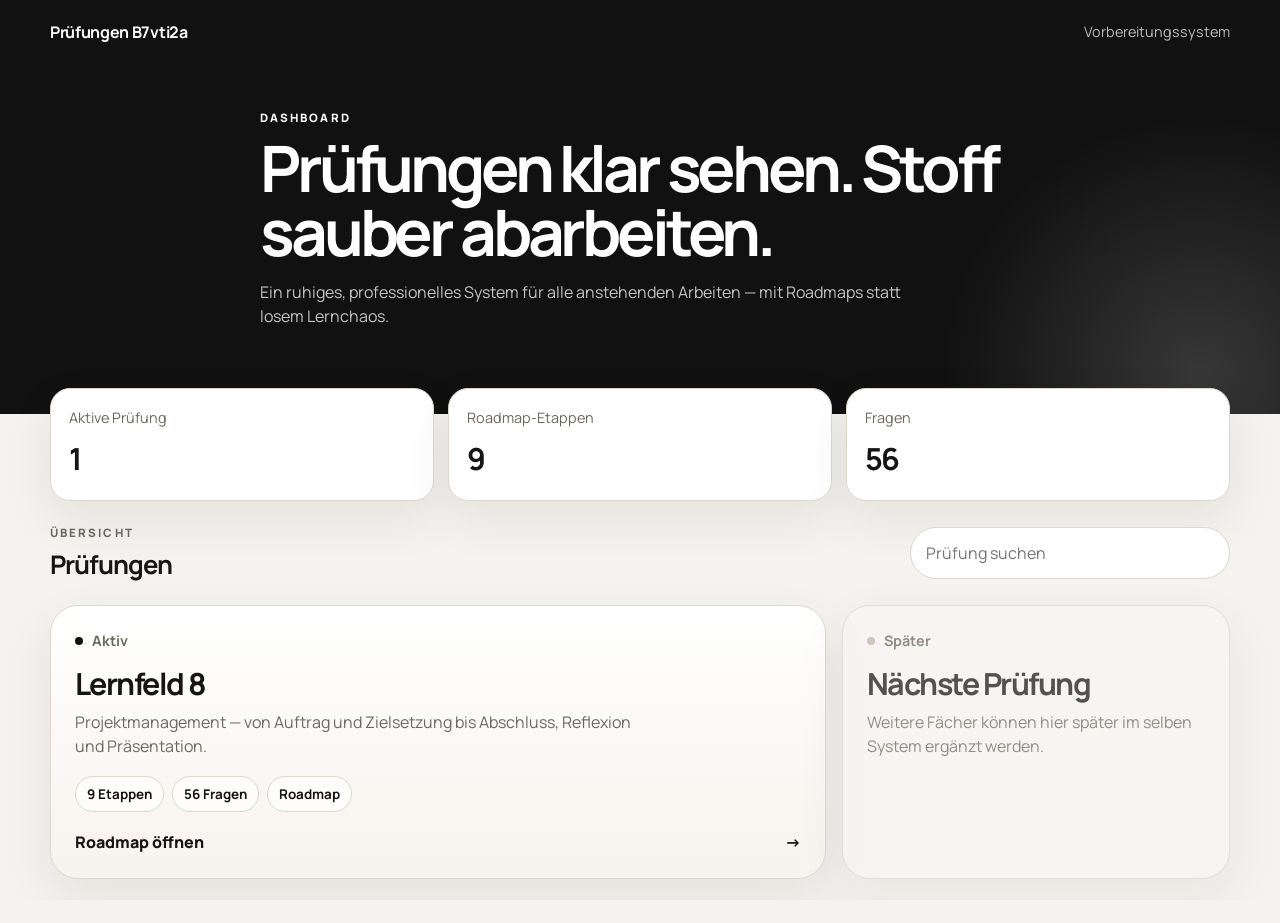
<file: index.html>
<!DOCTYPE html>
<html lang="de">
<head>
  <meta charset="UTF-8" />
  <meta name="viewport" content="width=device-width, initial-scale=1.0" />
  <title>Prüfungen B7vti2a</title>
  <link rel="preconnect" href="https://fonts.googleapis.com">
  <link rel="preconnect" href="https://fonts.gstatic.com" crossorigin>
  <link href="https://fonts.googleapis.com/css2?family=Manrope:wght@400;500;600;700;800&display=swap" rel="stylesheet">
  <link rel="stylesheet" href="assets/css/style.css" />
</head>
<body>
  <header class="home-hero">
    <nav class="nav shell-nav container">
      <strong>Prüfungen B7vti2a</strong>
      <span>Vorbereitungssystem</span>
    </nav>

    <section class="container home-copy">
      <p class="eyebrow">Dashboard</p>
      <h1>Prüfungen klar sehen. Stoff sauber abarbeiten.</h1>
      <p>Ein ruhiges, professionelles System für alle anstehenden Arbeiten — mit Roadmaps statt losem Lernchaos.</p>
    </section>
  </header>

  <main class="container home-main">
    <section class="metrics-grid">
      <article class="metric-card"><span>Aktive Prüfung</span><strong>1</strong></article>
      <article class="metric-card"><span>Roadmap-Etappen</span><strong>9</strong></article>
      <article class="metric-card"><span>Fragen</span><strong>56</strong></article>
    </section>

    <section class="section-head refined-head">
      <div>
        <p class="eyebrow muted-eye">Übersicht</p>
        <h2>Prüfungen</h2>
      </div>
      <input id="searchInput" class="search" type="search" placeholder="Prüfung suchen" />
    </section>

    <section class="exam-grid" id="workGrid">
      <a class="exam-card primary-exam" href="lf8.html">
        <div class="exam-topline">
          <span class="status-dot"></span>
          <span>Aktiv</span>
        </div>
        <h3>Lernfeld 8</h3>
        <p>Projektmanagement — von Auftrag und Zielsetzung bis Abschluss, Reflexion und Präsentation.</p>
        <div class="exam-meta">
          <span>9 Etappen</span>
          <span>56 Fragen</span>
          <span>Roadmap</span>
        </div>
        <div class="exam-cta">Roadmap öffnen <span>→</span></div>
      </a>

      <article class="exam-card muted-card disabled">
        <div class="exam-topline subtle"><span class="status-dot"></span><span>Später</span></div>
        <h3>Nächste Prüfung</h3>
        <p>Weitere Fächer können hier später im selben System ergänzt werden.</p>
      </article>
    </section>
  </main>

  <script src="assets/js/main.js"></script>
</body>
</html>
</file>
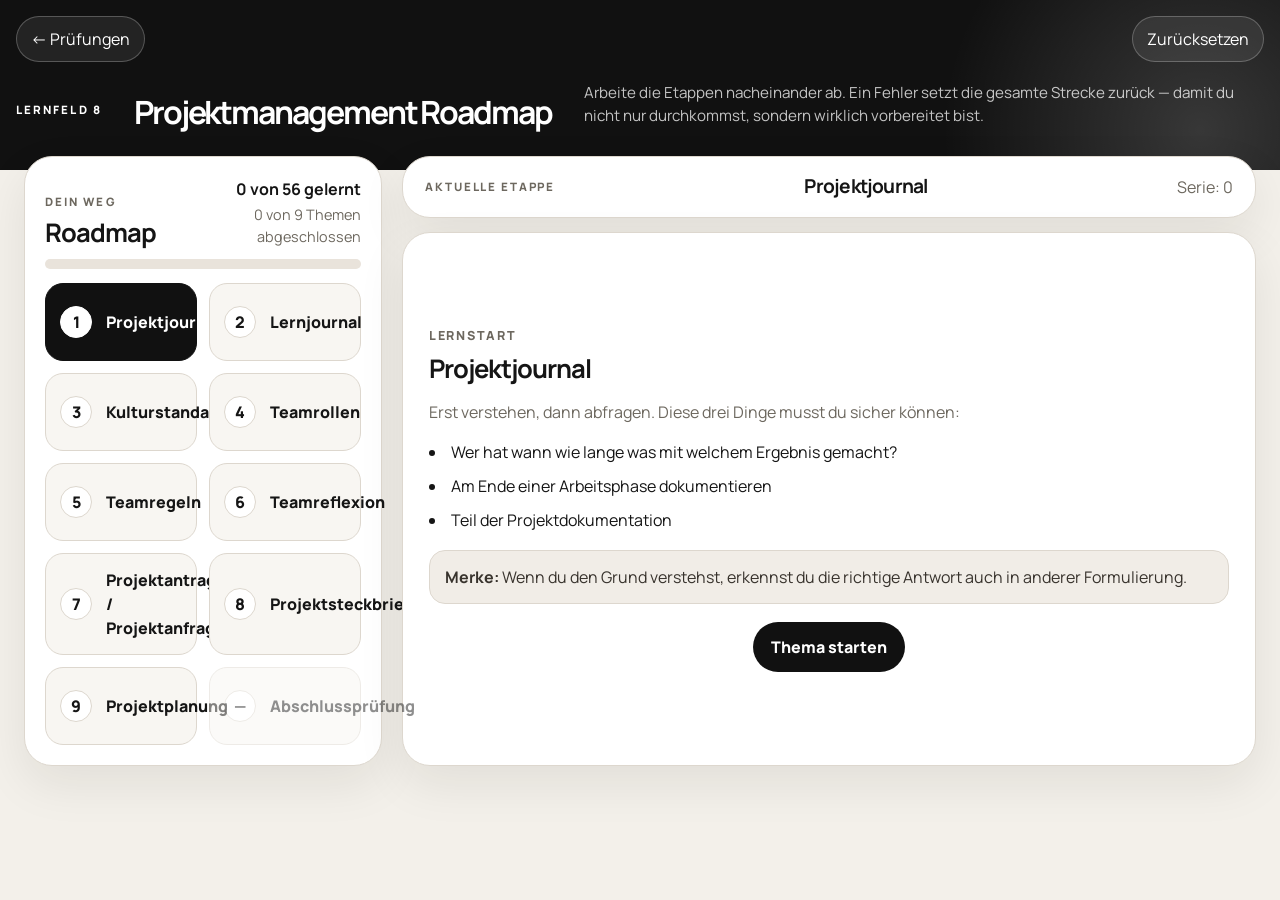
<file: lf8.html>
<!DOCTYPE html>
<html lang="de">
<head>
  <meta charset="UTF-8" />
  <meta name="viewport" content="width=device-width, initial-scale=1.0" />
  <title>LF8 Roadmap</title>
  <link rel="preconnect" href="https://fonts.googleapis.com">
  <link rel="preconnect" href="https://fonts.gstatic.com" crossorigin>
  <link href="https://fonts.googleapis.com/css2?family=Manrope:wght@400;500;600;700;800&display=swap" rel="stylesheet">
  <link rel="stylesheet" href="assets/css/style.css" />
</head>
<body class="quiz-page">
  <header class="roadmap-hero">
    <nav class="nav shell-nav container">
      <a href="index.html" class="text-link">← Prüfungen</a>
      <button id="resetBtn" class="ghost-btn">Zurücksetzen</button>
    </nav>

    <section class="container roadmap-copy">
      <p class="eyebrow">Lernfeld 8</p>
      <h1>Projektmanagement Roadmap</h1>
      <p>Arbeite die Etappen nacheinander ab. Ein Fehler setzt die gesamte Strecke zurück — damit du nicht nur durchkommst, sondern wirklich vorbereitet bist.</p>
    </section>
  </header>

  <main class="container roadmap-page">
    <section class="panel journey-panel">
      <div class="journey-head">
        <div>
          <p class="eyebrow muted-eye">Dein Weg</p>
          <h2>Roadmap</h2>
        </div>
        <div class="journey-progress">
          <strong id="progressText">0 von 56 richtig</strong>
          <span id="stageText">0 von 9 Themen abgeschlossen</span>
        </div>
      </div>
      <div class="progress-bar"><div id="progressFill"></div></div>
      <div id="topicList" class="topic-list roadmap-track"></div>
    </section>

    <section class="quiz-grid">
      <article class="panel focus-panel">
        <span class="label">Aktuelle Etappe</span>
        <h2 id="topicTitle">Projektstart</h2>
        <p id="streakText">Serie: 0</p>
      </article>

      <article class="panel quiz-card">
        <div id="questionBox"></div>
      </article>
    </section>
  </main>

  <script src="assets/js/questions.js"></script>
  <script src="assets/js/quiz.js"></script>
</body>
</html>
</file>
<file: assets/css/style.css>
﻿*{box-sizing:border-box;margin:0;padding:0}
:root{
  --bg:#f5f3ef;
  --surface:#ffffff;
  --surface-soft:#f8f6f2;
  --ink:#151515;
  --muted:#6d685f;
  --line:#ddd7ce;
  --line-strong:#c9c1b7;
  --success:#1f7a4d;
  --danger:#b64040;
  --shadow:0 18px 48px rgba(24,20,16,.08);
  --radius-lg:28px;
  --radius-md:20px;
}
html,body{max-width:100%;overflow-x:hidden}
body{font-family:'Manrope',system-ui,sans-serif;background:var(--bg);color:var(--ink);line-height:1.5}
a{color:inherit;text-decoration:none}
.container{width:calc(100% - 32px);max-width:1180px;margin:0 auto}
.nav{display:flex;justify-content:space-between;align-items:center;gap:12px;position:relative;z-index:2}
.shell-nav{padding-top:20px}
.shell-nav strong{font-size:1rem;letter-spacing:-.02em}
.shell-nav span{font-size:.9rem;opacity:.72}
.eyebrow{font-size:.72rem;line-height:1;text-transform:uppercase;letter-spacing:.18em;font-weight:800;margin-bottom:12px}
.muted-eye{color:var(--muted)}
h1{font-size:clamp(2rem,5vw,4rem);line-height:1;letter-spacing:-.065em}
h2{font-size:clamp(1.2rem,2vw,1.8rem);line-height:1.1;letter-spacing:-.04em}
.home-hero,.roadmap-hero{position:relative;background:#111;color:#fff;overflow:hidden}
.home-hero:before,.roadmap-hero:before{content:"";position:absolute;right:-180px;bottom:-220px;width:520px;height:520px;border-radius:50%;background:radial-gradient(circle,rgba(255,255,255,.16),transparent 70%);pointer-events:none}
.home-hero{padding-bottom:86px}
.home-copy{position:relative;z-index:1;max-width:760px;padding-top:68px}
.home-copy p:last-child,.roadmap-copy p:last-child{max-width:680px;color:rgba(255,255,255,.75);margin-top:16px}
.home-main{display:grid;gap:26px;margin-top:-26px;padding-bottom:44px;position:relative;z-index:1}
.metrics-grid{display:grid;grid-template-columns:repeat(3,1fr);gap:14px}
.metric-card,.panel,.exam-card{background:var(--surface);border:1px solid var(--line);box-shadow:var(--shadow)}
.metric-card{padding:18px;border-radius:var(--radius-md);display:grid;gap:8px}
.metric-card span{font-size:.9rem;color:var(--muted)}
.metric-card strong{font-size:1.9rem;letter-spacing:-.05em}
.section-head{display:flex;justify-content:space-between;align-items:end;gap:16px}
.search{width:min(320px,100%);padding:13px 15px;border:1px solid var(--line);border-radius:999px;background:#fff;font:inherit;outline:none}
.search:focus{border-color:var(--line-strong);box-shadow:0 0 0 4px rgba(0,0,0,.05)}
.exam-grid{display:grid;grid-template-columns:minmax(0,1.4fr) minmax(260px,.7fr);gap:16px}
.exam-card{min-width:0;border-radius:var(--radius-lg);padding:24px;display:flex;flex-direction:column;min-height:250px}
.primary-exam{background:linear-gradient(180deg,#fff,#f7f3ed)}
.exam-topline{display:flex;align-items:center;gap:9px;color:var(--muted);font-size:.9rem;font-weight:700}
.status-dot{width:8px;height:8px;border-radius:50%;background:#111}
.subtle .status-dot{background:#bdb5ab}
.exam-card h3{font-size:1.9rem;line-height:1;margin:18px 0 10px;letter-spacing:-.05em}
.exam-card p{color:var(--muted);max-width:560px}
.exam-meta{display:flex;gap:8px;flex-wrap:wrap;margin-top:18px}
.exam-meta span{padding:7px 11px;border:1px solid var(--line);border-radius:999px;font-size:.84rem;font-weight:700;background:rgba(255,255,255,.75)}
.exam-cta{margin-top:auto;padding-top:18px;display:flex;justify-content:space-between;align-items:center;font-weight:800}
.muted-card{background:var(--surface-soft)}
.disabled{opacity:.72}
.roadmap-hero{padding-bottom:56px}
.text-link,.ghost-btn{display:inline-flex;align-items:center;justify-content:center;min-height:42px;padding:10px 14px;border-radius:999px;border:1px solid rgba(255,255,255,.24);background:rgba(255,255,255,.08);color:#fff;font:inherit;position:relative;z-index:2}
.ghost-btn{cursor:pointer}
.roadmap-copy{position:relative;z-index:1;max-width:820px;padding-top:42px}
.roadmap-page{display:grid;gap:18px;margin-top:-18px;padding-bottom:40px;position:relative;z-index:1}
.panel{border-radius:var(--radius-lg)}
.journey-panel{padding:24px}
.journey-head{display:flex;justify-content:space-between;align-items:end;gap:16px;margin-bottom:16px}
.journey-progress{display:grid;gap:3px;text-align:right}
.journey-progress span{font-size:.9rem;color:var(--muted)}
.progress-bar{height:10px;background:#e9e3db;border-radius:999px;overflow:hidden;margin-bottom:18px}
#progressFill{height:100%;width:0;background:#111;transition:.25s ease}
.roadmap-track{display:grid;grid-template-columns:repeat(4,minmax(0,1fr));gap:10px}
.topic-btn{min-width:0;border:1px solid var(--line);background:var(--surface-soft);border-radius:18px;padding:16px;display:grid;gap:12px;text-align:left;color:var(--ink);font:inherit;font-weight:800;cursor:pointer;min-height:108px}
.topic-btn span:first-child{display:grid;place-items:center;width:34px;height:34px;border-radius:50%;border:1px solid var(--line);background:#fff}
.topic-btn.active{background:#111;color:#fff;border-color:#111}
.topic-btn.active span:first-child{background:#fff;color:#111;border-color:#fff}
.topic-btn.done{background:#edf6f0;border-color:#b8d8c5}
.topic-btn.done span:first-child{background:var(--success);color:#fff;border-color:var(--success)}
.topic-btn.locked{opacity:.48;cursor:not-allowed}
.quiz-grid{display:grid;grid-template-columns:280px minmax(0,1fr);gap:18px}
.focus-panel{padding:22px;display:grid;align-content:start;gap:10px}
.label{font-size:.72rem;text-transform:uppercase;letter-spacing:.16em;font-weight:800;color:var(--muted)}
.focus-panel p{color:var(--muted)}
.quiz-card{padding:24px;min-width:0}
.question-kicker{font-size:.78rem;color:var(--muted);font-weight:800;text-transform:uppercase;letter-spacing:.14em}
.quiz-card h2{font-size:clamp(1.2rem,2vw,1.75rem);margin:10px 0 16px}
.study-intro{color:var(--muted);margin-bottom:16px}
.study-list{display:grid;gap:10px;margin:0 0 18px 18px}
.study-list li{padding-left:4px}
.memory-box{padding:14px 15px;border-radius:16px;background:#f1ede7;border:1px solid var(--line);color:#38332d}
.options{display:grid;gap:10px}
.option{width:100%;border:1px solid var(--line);background:var(--surface-soft);border-radius:16px;padding:16px;text-align:left;font:inherit;cursor:pointer}
.option.correct{background:#edf6f0;border-color:#acd0bc}
.option.wrong{background:#f9ecec;border-color:#ddb0b0}
.explanation{display:grid;gap:8px;margin-top:16px;padding:16px;border-radius:16px;border:1px solid var(--line)}
.explanation.good{background:#edf6f0;border-color:#b8d8c5}
.explanation.bad{background:#f9ecec;border-color:#ddb0b0}
.mobile-quiz-head{display:none}
.mini-link{border:none;background:none;color:var(--muted);font:inherit;font-weight:800;padding:0;cursor:pointer}
.center-card{text-align:center;padding:8px 0}
.center-card p{color:var(--muted)}
.restart-note{margin-top:10px}
.actions{display:flex;justify-content:center;margin-top:18px}
.primary-btn{border:none;border-radius:999px;background:#111;color:#fff;padding:13px 18px;font:inherit;font-weight:800;cursor:pointer}
.danger-btn{background:var(--danger)}
.hide{display:none!important}
@media (max-width:900px){
  .exam-grid,.quiz-grid{grid-template-columns:1fr}
  .focus-panel{order:1}
  .quiz-card{order:2}
  .roadmap-track{grid-template-columns:repeat(2,minmax(0,1fr))}
}
@media (min-width:901px){
  html,body{height:100%;overflow:hidden}
  .roadmap-hero{height:220px;padding-bottom:0}
  .roadmap-copy{padding-top:28px}
  .roadmap-page{
    height:calc(100vh - 220px);
    grid-template-rows:auto minmax(0,1fr);
    padding-bottom:16px;
  }
  .journey-panel{padding:18px 20px}
  .journey-head{margin-bottom:12px}
  .progress-bar{margin-bottom:14px}
  .topic-btn{min-height:92px;padding:14px}
  .quiz-grid{min-height:0}
  .focus-panel,.quiz-card{min-height:0}
  .quiz-card{display:flex;align-items:center}
  #questionBox{width:100%;max-width:760px;margin:0 auto}
}
@media (max-width:700px){
  .container{width:calc(100% - 20px)}
  .shell-nav{padding-top:14px}
  .shell-nav span{display:none}
  .home-hero{padding-bottom:58px}
  .home-copy{padding-top:36px}
  .home-copy h1,.roadmap-copy h1{font-size:1.9rem}
  .home-copy p:last-child,.roadmap-copy p:last-child{font-size:.95rem;line-height:1.55}
  .home-main{margin-top:-14px;gap:16px;padding-bottom:22px}
  .metrics-grid{grid-template-columns:1fr;gap:10px}
  .metric-card{padding:15px;border-radius:16px}
  .metric-card strong{font-size:1.55rem}
  .section-head{display:grid;align-items:stretch;gap:12px}
  .search{width:100%}
  .exam-grid{gap:10px}
  .exam-card{padding:16px;border-radius:18px;min-height:0}
  .exam-card h3{font-size:1.35rem;margin:14px 0 8px}
  .exam-card p{font-size:.94rem}
  .exam-meta{margin-top:14px}
  .exam-cta{padding-top:16px}
  .roadmap-hero{padding-bottom:34px}
  .roadmap-copy{padding-top:24px}
  .roadmap-page{margin-top:-8px;gap:10px;padding-bottom:20px}
  .journey-panel,.focus-panel,.quiz-card{padding:15px;border-radius:18px}
  .journey-head{display:grid;gap:10px;margin-bottom:12px}
  .journey-progress{text-align:left}
  .progress-bar{margin-bottom:14px}
  .roadmap-track{grid-template-columns:1fr;overflow:visible;gap:8px;position:relative}
  .roadmap-track:before{content:"";position:absolute;left:16px;top:16px;bottom:16px;width:2px;background:var(--line)}
  .topic-btn{grid-template-columns:34px 1fr;align-items:center;gap:10px;padding:12px;position:relative;z-index:1}
  .topic-btn span:last-child{font-size:.95rem}
  .focus-panel{display:flex;justify-content:space-between;align-items:center;gap:12px}
  .focus-panel h2{font-size:1rem}
  .focus-panel p{font-size:.88rem;white-space:nowrap}
  .quiz-card h2{font-size:1.12rem;line-height:1.28}
  .option{min-height:52px;padding:14px;font-size:.96rem}
  .text-link,.ghost-btn{min-height:40px;padding:9px 12px;font-size:.9rem}
  .actions{justify-content:stretch}
  .primary-btn{width:100%}
  body.quiz-fullscreen{background:#fff}
  body.quiz-fullscreen .roadmap-hero,
  body.quiz-fullscreen .journey-panel,
  body.quiz-fullscreen .focus-panel{display:none}
  body.quiz-fullscreen .roadmap-page{margin:0;width:100%;padding:0}
  body.quiz-fullscreen .quiz-grid{display:block}
  body.quiz-fullscreen .quiz-card{
    min-height:100svh;
    border:none;
    border-radius:0;
    box-shadow:none;
    padding:18px 16px 24px;
    display:flex;
    flex-direction:column;
    justify-content:flex-start;
  }
  body.quiz-fullscreen .mobile-quiz-head{
    display:flex;
    justify-content:space-between;
    align-items:center;
    margin-bottom:18px;
    color:var(--muted);
    font-size:.9rem;
  }
  body.quiz-fullscreen .question-kicker{margin-top:4px}
  body.quiz-fullscreen .options{margin-top:4px}
  body.quiz-fullscreen .explanation{margin-top:18px}
}

/* LF8 quiz page: desktop app shell + focused mobile flow */
.quiz-page{min-height:100svh}
.quiz-page .container{max-width:none}
@media (min-width:901px){
  .quiz-page{height:100vh;overflow:hidden;background:#f3f0ea}
  .quiz-page .roadmap-hero{height:170px;padding:0}
  .quiz-page .shell-nav{padding-top:16px}
  .quiz-page .roadmap-copy{padding-top:20px;max-width:none;display:flex;align-items:end;justify-content:space-between;gap:32px}
  .quiz-page .roadmap-copy h1{font-size:clamp(2rem,2.1vw,2.8rem)}
  .quiz-page .roadmap-copy p:last-child{max-width:680px;margin-top:0;font-size:clamp(.95rem,1vw,1.08rem)}
  .quiz-page .roadmap-page{
    width:calc(100% - 48px);
    height:calc(100vh - 170px);
    max-width:none;
    margin:-14px auto 0;
    padding:0 0 20px;
    display:grid;
    grid-template-columns:minmax(340px,28vw) minmax(0,1fr);
    gap:20px;
  }
  .quiz-page .journey-panel{
    min-height:0;
    display:grid;
    grid-template-rows:auto auto minmax(0,1fr);
    padding:20px;
  }
  .quiz-page .journey-head{margin-bottom:12px}
  .quiz-page .roadmap-track{
    min-height:0;
    grid-template-columns:repeat(2,minmax(0,1fr));
    align-content:start;
    gap:12px;
  }
  .quiz-page .topic-btn{min-height:78px;padding:14px;grid-template-columns:34px 1fr;align-items:center;gap:12px}
  .quiz-page .topic-btn span:first-child{width:32px;height:32px}
  .quiz-page .quiz-grid{
    min-height:0;
    display:grid;
    grid-template-columns:1fr;
    grid-template-rows:auto minmax(0,1fr);
    gap:14px;
  }
  .quiz-page .focus-panel{padding:18px 22px;display:flex;align-items:center;justify-content:space-between}
  .quiz-page .focus-panel h2{font-size:clamp(1.2rem,1.25vw,1.5rem)}
  .quiz-page .quiz-card{min-height:0;padding:24px clamp(24px,2vw,42px);display:flex;align-items:center;justify-content:center;overflow:hidden}
  .quiz-page #questionBox{width:min(100%,1080px);max-width:none;margin:0}
  .quiz-page .study-card{max-width:860px;margin:0 auto}
  .quiz-page .options{grid-template-columns:repeat(2,minmax(0,1fr));gap:12px}
  .quiz-page .option{min-height:72px;font-size:1rem}
  .quiz-page .explanation{margin-top:14px}
}
@media (min-width:1400px){
  .quiz-page .roadmap-page{width:calc(100% - 72px);grid-template-columns:minmax(420px,24vw) minmax(0,1fr);gap:24px}
  .quiz-page .roadmap-copy{padding-top:22px}
  .quiz-page .quiz-card{padding-left:clamp(28px,2.4vw,56px);padding-right:clamp(28px,2.4vw,56px)}
  .quiz-page #questionBox{width:min(100%,1240px)}
  .quiz-page .topic-btn{min-height:84px}
}
@media (min-width:1800px){
  .quiz-page .roadmap-hero{height:190px}
  .quiz-page .roadmap-page{height:calc(100vh - 190px);width:calc(100% - 96px);grid-template-columns:minmax(460px,22vw) minmax(0,1fr);gap:28px}
  .quiz-page .roadmap-copy h1{font-size:3rem}
  .quiz-page .quiz-card h2{font-size:2rem}
  .quiz-page #questionBox{width:min(100%,1380px)}
  .quiz-page .option{min-height:80px;font-size:1.06rem}
}
@media (max-width:700px){
  .quiz-page .roadmap-copy p:last-child{display:none}
  .quiz-page .roadmap-copy h1{font-size:1.55rem}
  .quiz-page .roadmap-hero{padding-bottom:22px}
  .quiz-page .roadmap-page{margin-top:10px}
  .quiz-page .journey-panel{box-shadow:none;border:none;background:transparent;padding:0}
  .quiz-page .journey-head,
  .quiz-page .progress-bar{padding-left:4px;padding-right:4px}
  .quiz-page .roadmap-track:before{display:none}
  .quiz-page .roadmap-track{gap:10px}
  .quiz-page .topic-btn{
    min-height:68px;
    background:#fff;
    border-radius:18px;
    box-shadow:0 10px 24px rgba(24,20,16,.05);
  }
  .quiz-page .topic-btn.active{
    background:#111;
    color:#fff;
    border-color:#111;
  }
  .quiz-page .topic-btn.active span:last-child{
    color:#fff;
  }
  .quiz-page .topic-btn.active span:first-child{
    background:#fff;
    color:#111;
    border-color:#fff;
  }
  .quiz-page .focus-panel{display:none}
  .quiz-page .quiz-card{display:none}
  .quiz-page.quiz-fullscreen .quiz-card{display:flex}
  .quiz-page.quiz-fullscreen .roadmap-page{max-width:none}
  .quiz-page.quiz-fullscreen .quiz-card h2{font-size:1.2rem}
  .quiz-page.quiz-fullscreen .study-card{display:flex;min-height:calc(100svh - 42px);flex-direction:column}
  .quiz-page.quiz-fullscreen .study-card .actions{margin-top:auto}
}
</file>
